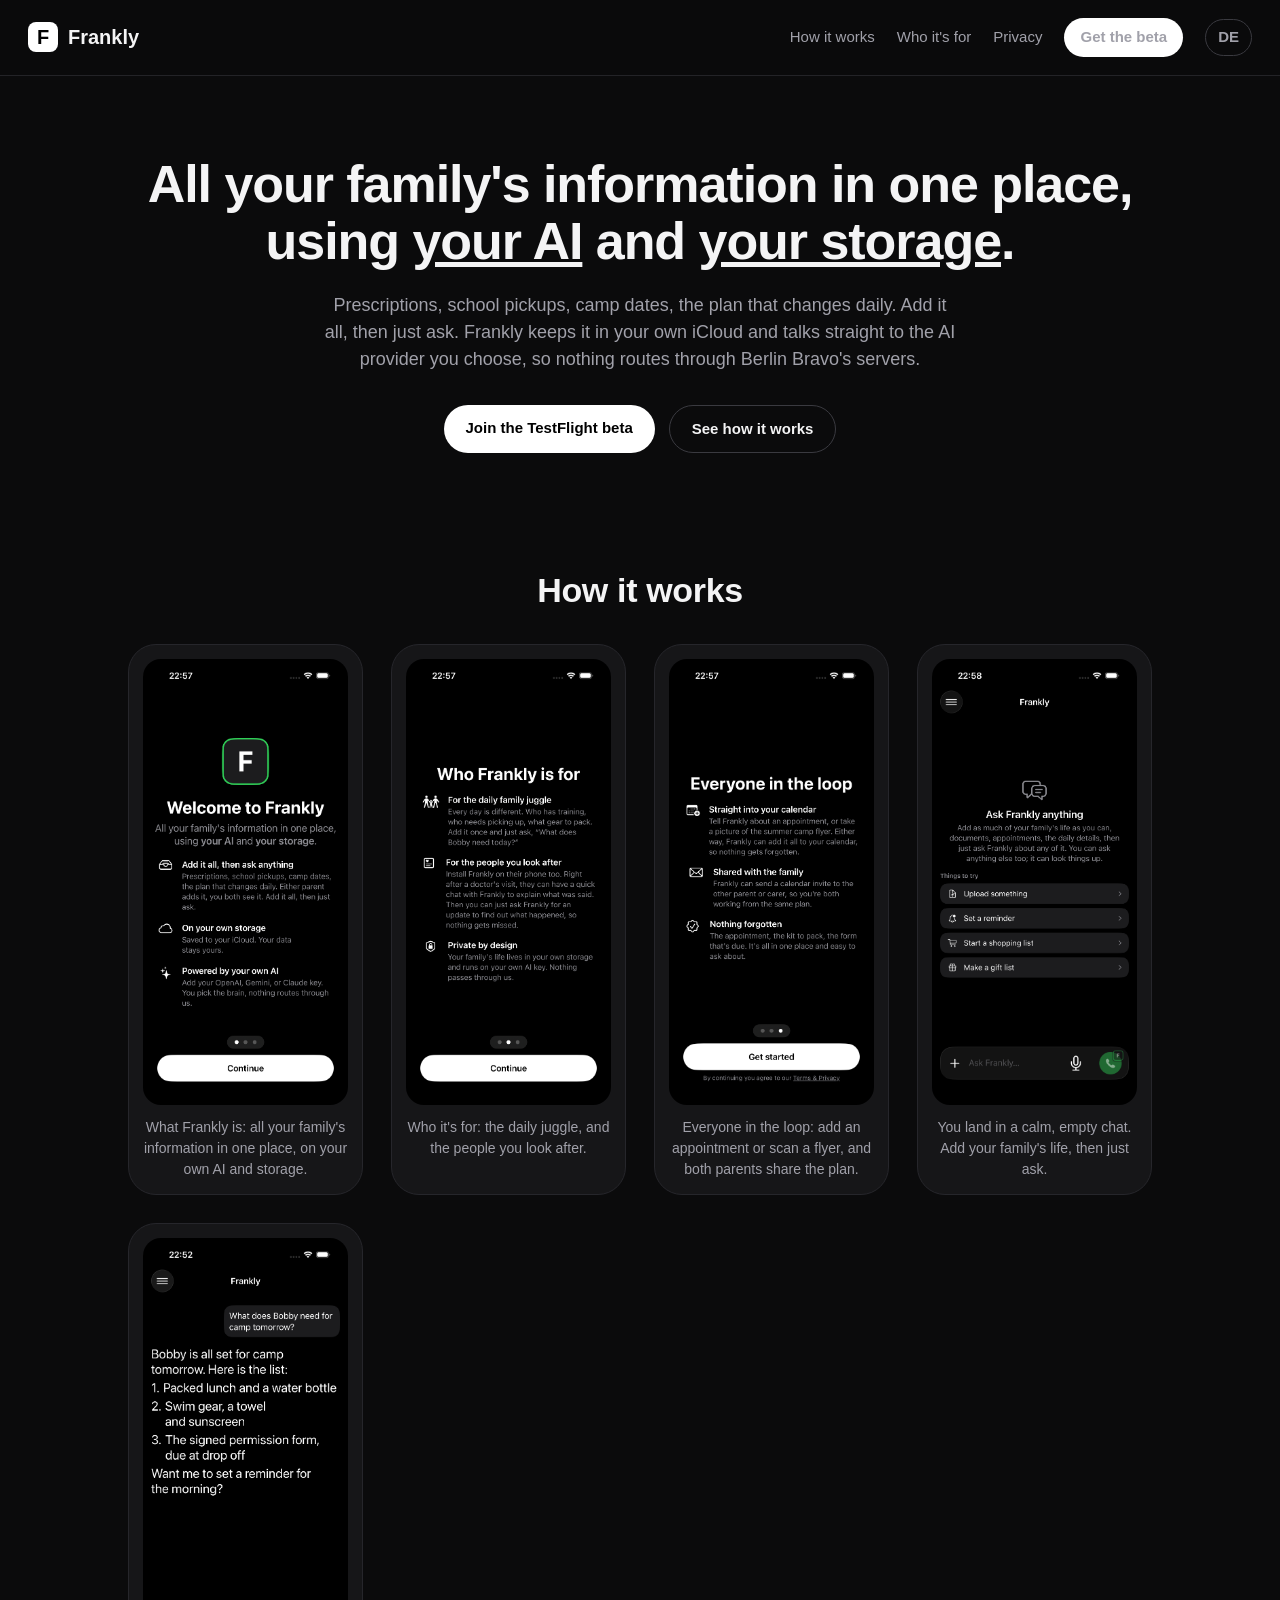
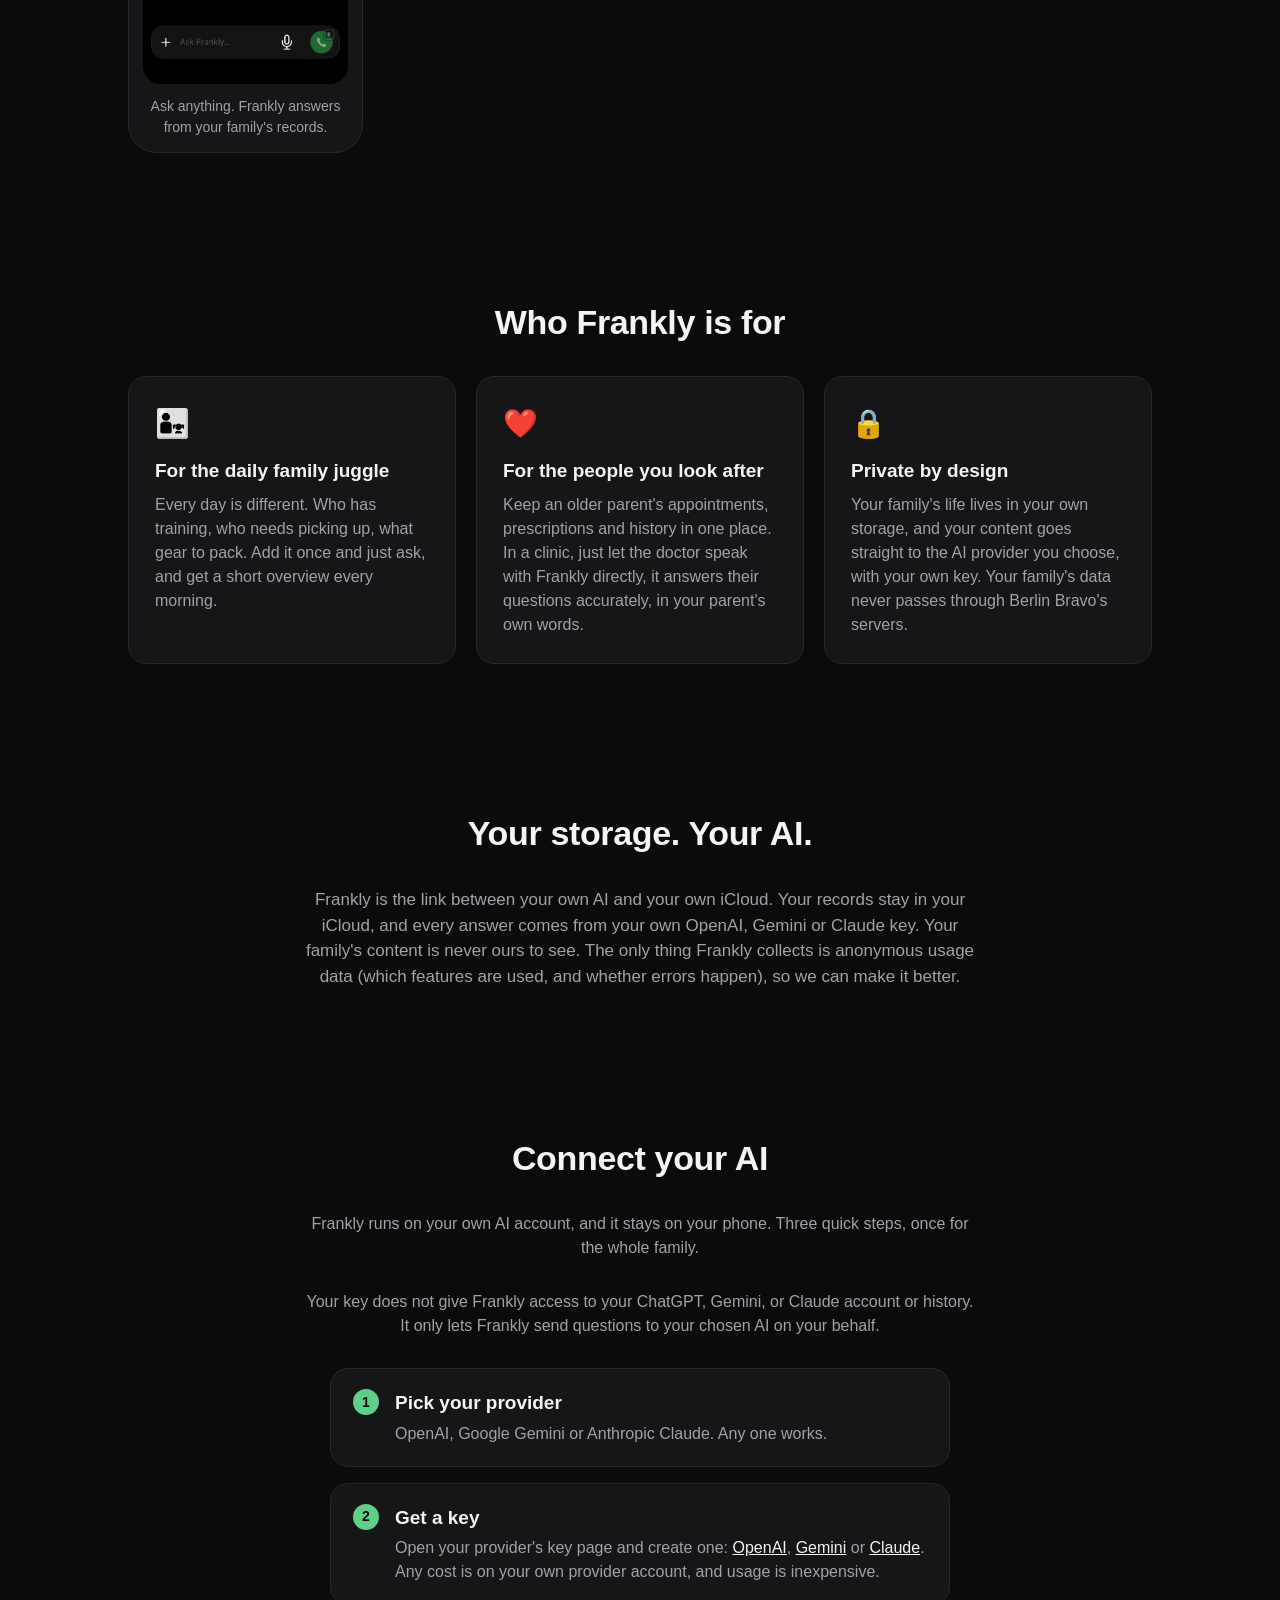
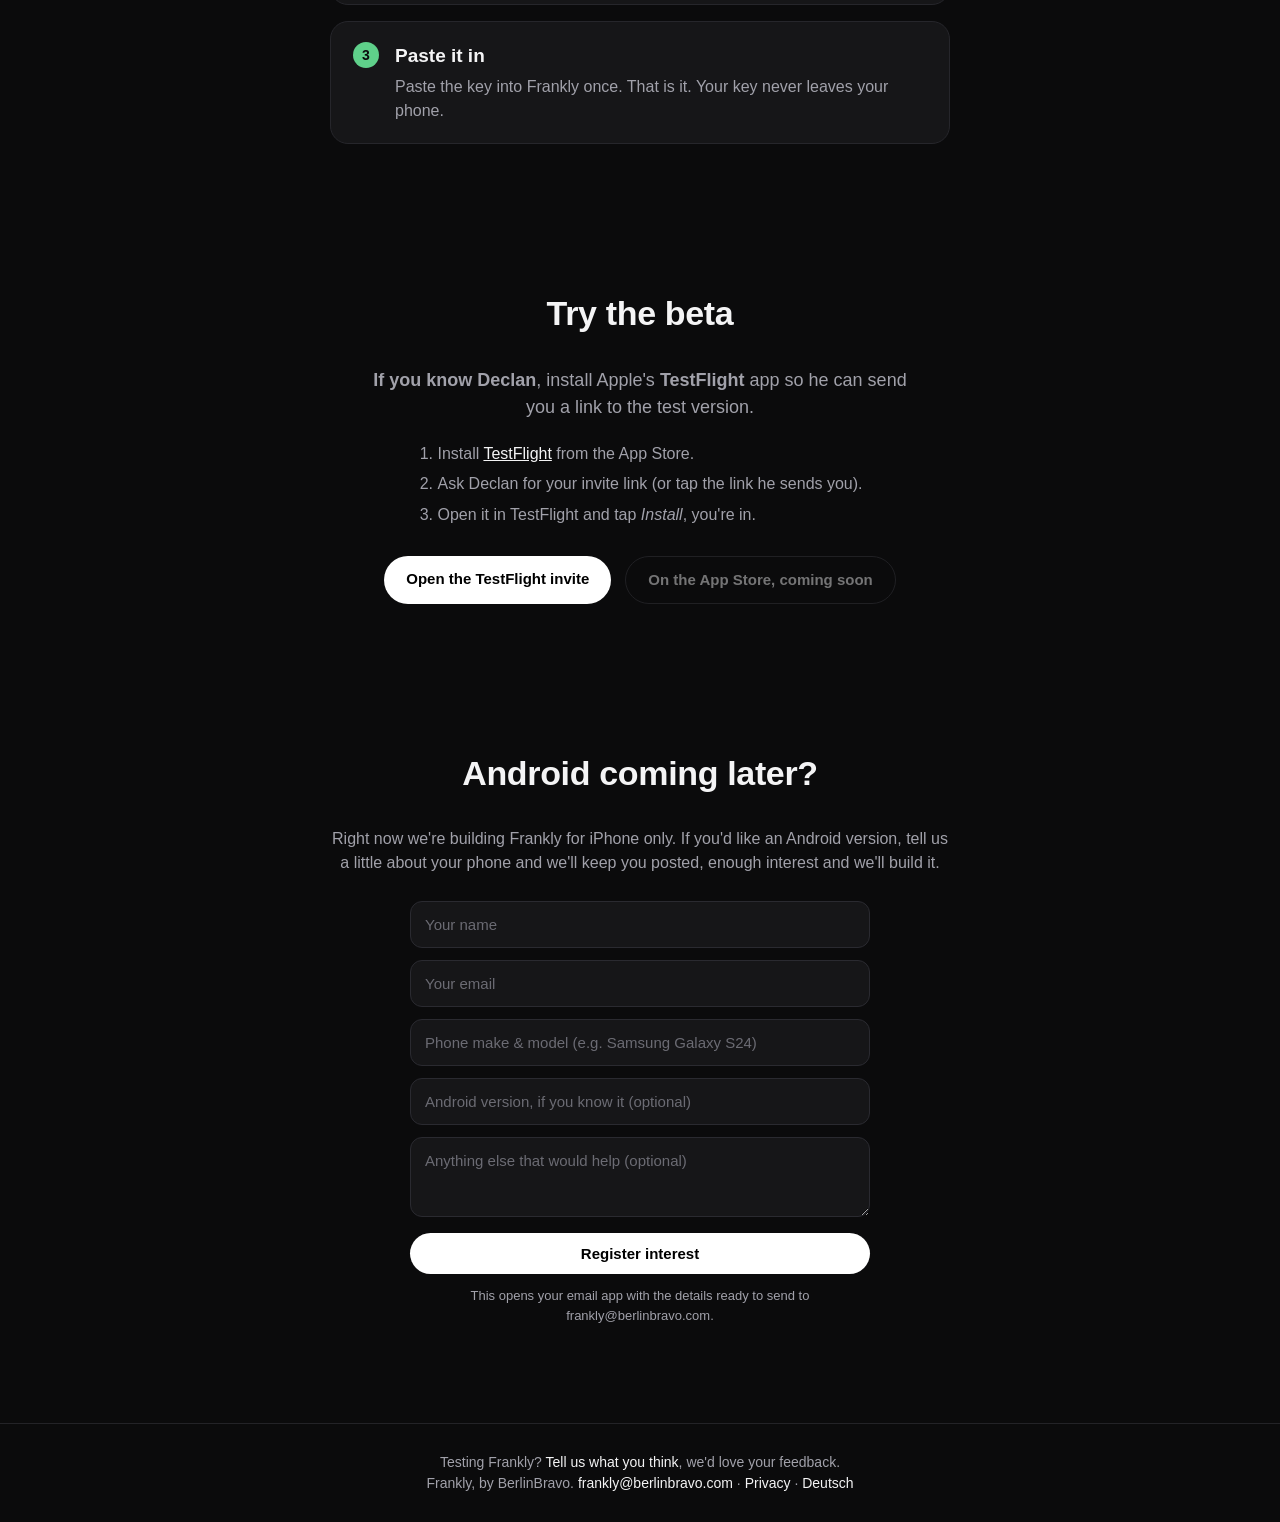
<file: index.html>
<!DOCTYPE html>
<html lang="en">
<head>
  <meta charset="UTF-8" />
  <meta name="viewport" content="width=device-width, initial-scale=1.0" />
  <title>Frankly, all your family's information in one place</title>
  <meta name="description" content="Frankly keeps your family's medical, school and everyday life in one place, on your own storage, powered by your own AI. Add it all, then just ask." />
  <!-- Social / link-preview cards (Open Graph + Twitter) -->
  <meta property="og:type" content="website" />
  <meta property="og:site_name" content="Frankly" />
  <meta property="og:locale" content="en_GB" />
  <meta property="og:locale:alternate" content="de_DE" />
  <meta property="og:url" content="https://frankly.berlinbravo.com/" />
  <meta property="og:title" content="Frankly, all your family's information in one place" />
  <meta property="og:description" content="Scan the flyer, the dates are in your calendar, and both of you see it. On your own iCloud, and your content goes straight to the AI provider you choose. Nothing routes through Berlin Bravo's servers." />
  <meta property="og:image" content="https://frankly.berlinbravo.com/screenshots/chat.png" />
  <meta property="og:image:alt" content="Chatting with Frankly about your family's plans" />
  <meta name="twitter:card" content="summary_large_image" />
  <meta name="twitter:title" content="Frankly, all your family's information in one place" />
  <meta name="twitter:description" content="Scan the flyer, the dates are in your calendar, and both of you see it. On your own iCloud, your own AI." />
  <meta name="twitter:image" content="https://frankly.berlinbravo.com/screenshots/chat.png" />
  <link rel="alternate" hreflang="en" href="https://frankly.berlinbravo.com/" />
  <link rel="alternate" hreflang="de" href="https://frankly.berlinbravo.com/de.html" />
  <link rel="stylesheet" href="styles.css" />
</head>
<body>
  <header class="nav">
    <div class="brand"><span class="logo">F</span> Frankly</div>
    <nav>
      <a href="#how">How it works</a>
      <a href="#who">Who it's for</a>
      <a href="#privacy">Privacy</a>
      <a class="btn btn-small" href="#get">Get the beta</a>
      <a class="lang" href="de.html">DE</a>
    </nav>
  </header>

  <section class="hero">
    <h1>All your family's information in one place,<br>using <u>your AI</u> and <u>your storage</u>.</h1>
    <p class="sub">Prescriptions, school pickups, camp dates, the plan that changes daily. Add it all, then just ask. Frankly keeps it in your own iCloud and talks straight to the AI provider you choose, so nothing routes through Berlin Bravo's servers.</p>
    <div class="cta">
      <a class="btn" href="#get">Join the TestFlight beta</a>
      <a class="btn btn-ghost" href="#how">See how it works</a>
    </div>
  </section>

  <!-- SCREENSHOTS: drop real PNGs into docs/screenshots/ with these names. -->
  <section class="shots" id="how">
    <h2>How it works</h2>
    <div class="shot-grid">
      <figure class="phone">
        <img src="screenshots/setup1.png" alt="Welcome to Frankly" onerror="this.parentNode.classList.add('placeholder')" />
        <figcaption>What Frankly is: all your family's information in one place, on your own AI and storage.</figcaption>
      </figure>
      <figure class="phone">
        <img src="screenshots/setup2.png" alt="Who Frankly is for" onerror="this.parentNode.classList.add('placeholder')" />
        <figcaption>Who it's for: the daily juggle, and the people you look after.</figcaption>
      </figure>
      <figure class="phone">
        <img src="screenshots/setup3.png" alt="Everyone in the loop" onerror="this.parentNode.classList.add('placeholder')" />
        <figcaption>Everyone in the loop: add an appointment or scan a flyer, and both parents share the plan.</figcaption>
      </figure>
      <figure class="phone">
        <img src="screenshots/chatblank.png" alt="Ask Frankly anything" onerror="this.parentNode.classList.add('placeholder')" />
        <figcaption>You land in a calm, empty chat. Add your family's life, then just ask.</figcaption>
      </figure>
      <figure class="phone">
        <img src="screenshots/chat.png" alt="Frankly answering about your family" onerror="this.parentNode.classList.add('placeholder')" />
        <figcaption>Ask anything. Frankly answers from your family's records.</figcaption>
      </figure>
    </div>
  </section>

  <section class="who" id="who">
    <h2>Who Frankly is for</h2>
    <div class="cards">
      <div class="card">
        <div class="ic">👨‍👧</div>
        <h3>For the daily family juggle</h3>
        <p>Every day is different. Who has training, who needs picking up, what gear to pack. Add it once and just ask, and get a short overview every morning.</p>
      </div>
      <div class="card">
        <div class="ic">❤️</div>
        <h3>For the people you look after</h3>
        <p>Keep an older parent's appointments, prescriptions and history in one place. In a clinic, just let the doctor speak with Frankly directly, it answers their questions accurately, in your parent's own words.</p>
      </div>
      <div class="card">
        <div class="ic">🔒</div>
        <h3>Private by design</h3>
        <p>Your family's life lives in your own storage, and your content goes straight to the AI provider you choose, with your own key. Your family's data never passes through Berlin Bravo's servers.</p>
      </div>
    </div>
  </section>

  <section class="privacy" id="privacy">
    <h2>Your storage. Your AI.</h2>
    <p>Frankly is the link between your own AI and your own iCloud. Your records stay in your iCloud, and every answer comes from your own OpenAI, Gemini or Claude key. Your family's content is never ours to see. The only thing Frankly collects is anonymous usage data (which features are used, and whether errors happen), so we can make it better.</p>
  </section>

  <section class="getkey" id="getkey">
    <h2>Connect your AI</h2>
    <p class="apology">Frankly runs on your own AI account, and it stays on your phone. Three quick steps, once for the whole family.</p>
    <p class="apology">Your key does not give Frankly access to your ChatGPT, Gemini, or Claude account or history. It only lets Frankly send questions to your chosen AI on your behalf.</p>
    <ol class="steps">
      <li class="step">
        <span class="badge">1</span>
        <div><h3>Pick your provider</h3><p>OpenAI, Google Gemini or Anthropic Claude. Any one works.</p></div>
      </li>
      <li class="step">
        <span class="badge">2</span>
        <div><h3>Get a key</h3><p>Open your provider's key page and create one: <a href="https://platform.openai.com/api-keys">OpenAI</a>, <a href="https://aistudio.google.com/app/apikey">Gemini</a> or <a href="https://console.anthropic.com/settings/keys">Claude</a>. Any cost is on your own provider account, and usage is inexpensive.</p></div>
      </li>
      <li class="step">
        <span class="badge">3</span>
        <div><h3>Paste it in</h3><p>Paste the key into Frankly once. That is it. Your key never leaves your phone.</p></div>
      </li>
    </ol>
  </section>

  <section class="get" id="get">
    <h2>Try the beta</h2>
    <p class="beta-note"><strong>If you know Declan</strong>, install Apple's <strong>TestFlight</strong> app so he can send you a link to the test version.</p>
    <ol class="beta-steps">
      <li>Install <a href="https://apps.apple.com/app/testflight/id899247664">TestFlight</a> from the App Store.</li>
      <li>Ask Declan for your invite link (or tap the link he sends you).</li>
      <li>Open it in TestFlight and tap <em>Install</em>, you're in.</li>
    </ol>
    <div class="cta">
      <!-- TODO: paste the TestFlight public link from App Store Connect here. -->
      <a class="btn" href="TESTFLIGHT_LINK_HERE">Open the TestFlight invite</a>
      <!-- App Store badge goes live once published. -->
      <a class="btn btn-ghost disabled" href="#" aria-disabled="true">On the App Store, coming soon</a>
    </div>
  </section>

  <section class="android" id="android">
    <h2>Android coming later?</h2>
    <p>Right now we're building Frankly for iPhone only. If you'd like an Android version, tell us a little about your phone and we'll keep you posted, enough interest and we'll build it.</p>
    <form class="interest" onsubmit="return sendAndroid(event)">
      <input id="aName" placeholder="Your name" required />
      <input id="aEmail" type="email" placeholder="Your email" required />
      <input id="aPhone" placeholder="Phone make &amp; model (e.g. Samsung Galaxy S24)" required />
      <input id="aAndroid" placeholder="Android version, if you know it (optional)" />
      <textarea id="aNotes" placeholder="Anything else that would help (optional)"></textarea>
      <button type="submit" class="btn">Register interest</button>
      <p class="formnote">This opens your email app with the details ready to send to frankly@berlinbravo.com.</p>
    </form>
  </section>

  <footer>
    <p>Testing Frankly? <a href="mailto:frankly@berlinbravo.com?subject=Frankly%20feedback">Tell us what you think</a>, we'd love your feedback.</p>
    <p>Frankly, by BerlinBravo. <a href="mailto:frankly@berlinbravo.com">frankly@berlinbravo.com</a> · <a href="privacy.html">Privacy</a> · <a href="de.html">Deutsch</a></p>
  </footer>

  <script>
    function sendAndroid(e) {
      e.preventDefault();
      var v = function (id) { return document.getElementById(id).value; };
      var body = "Name: " + v('aName') + "\nEmail: " + v('aEmail') +
        "\nPhone make & model: " + v('aPhone') +
        "\nAndroid version: " + v('aAndroid') +
        "\nNotes: " + v('aNotes');
      window.location.href = "mailto:frankly@berlinbravo.com?subject=" +
        encodeURIComponent("Frankly, Android interest") +
        "&body=" + encodeURIComponent(body);
      return false;
    }
  </script>
</body>
</html>
</file>
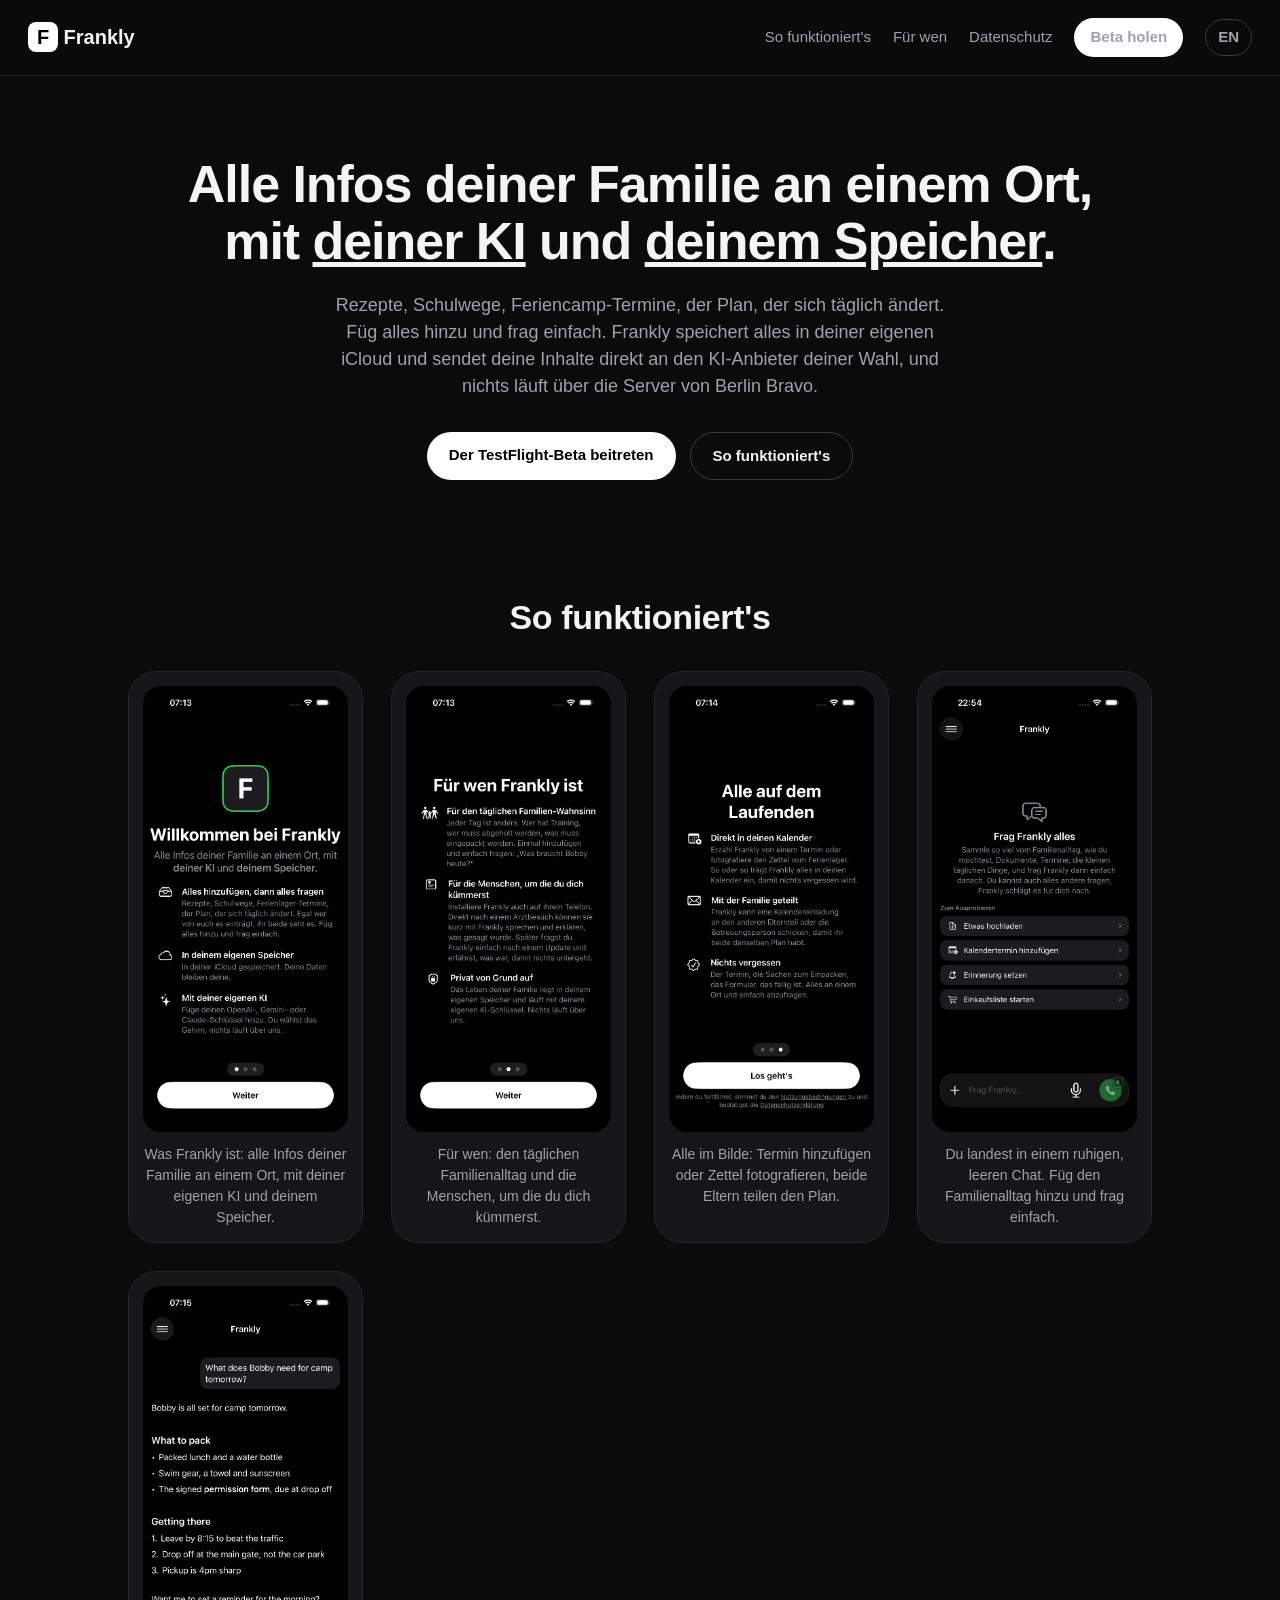
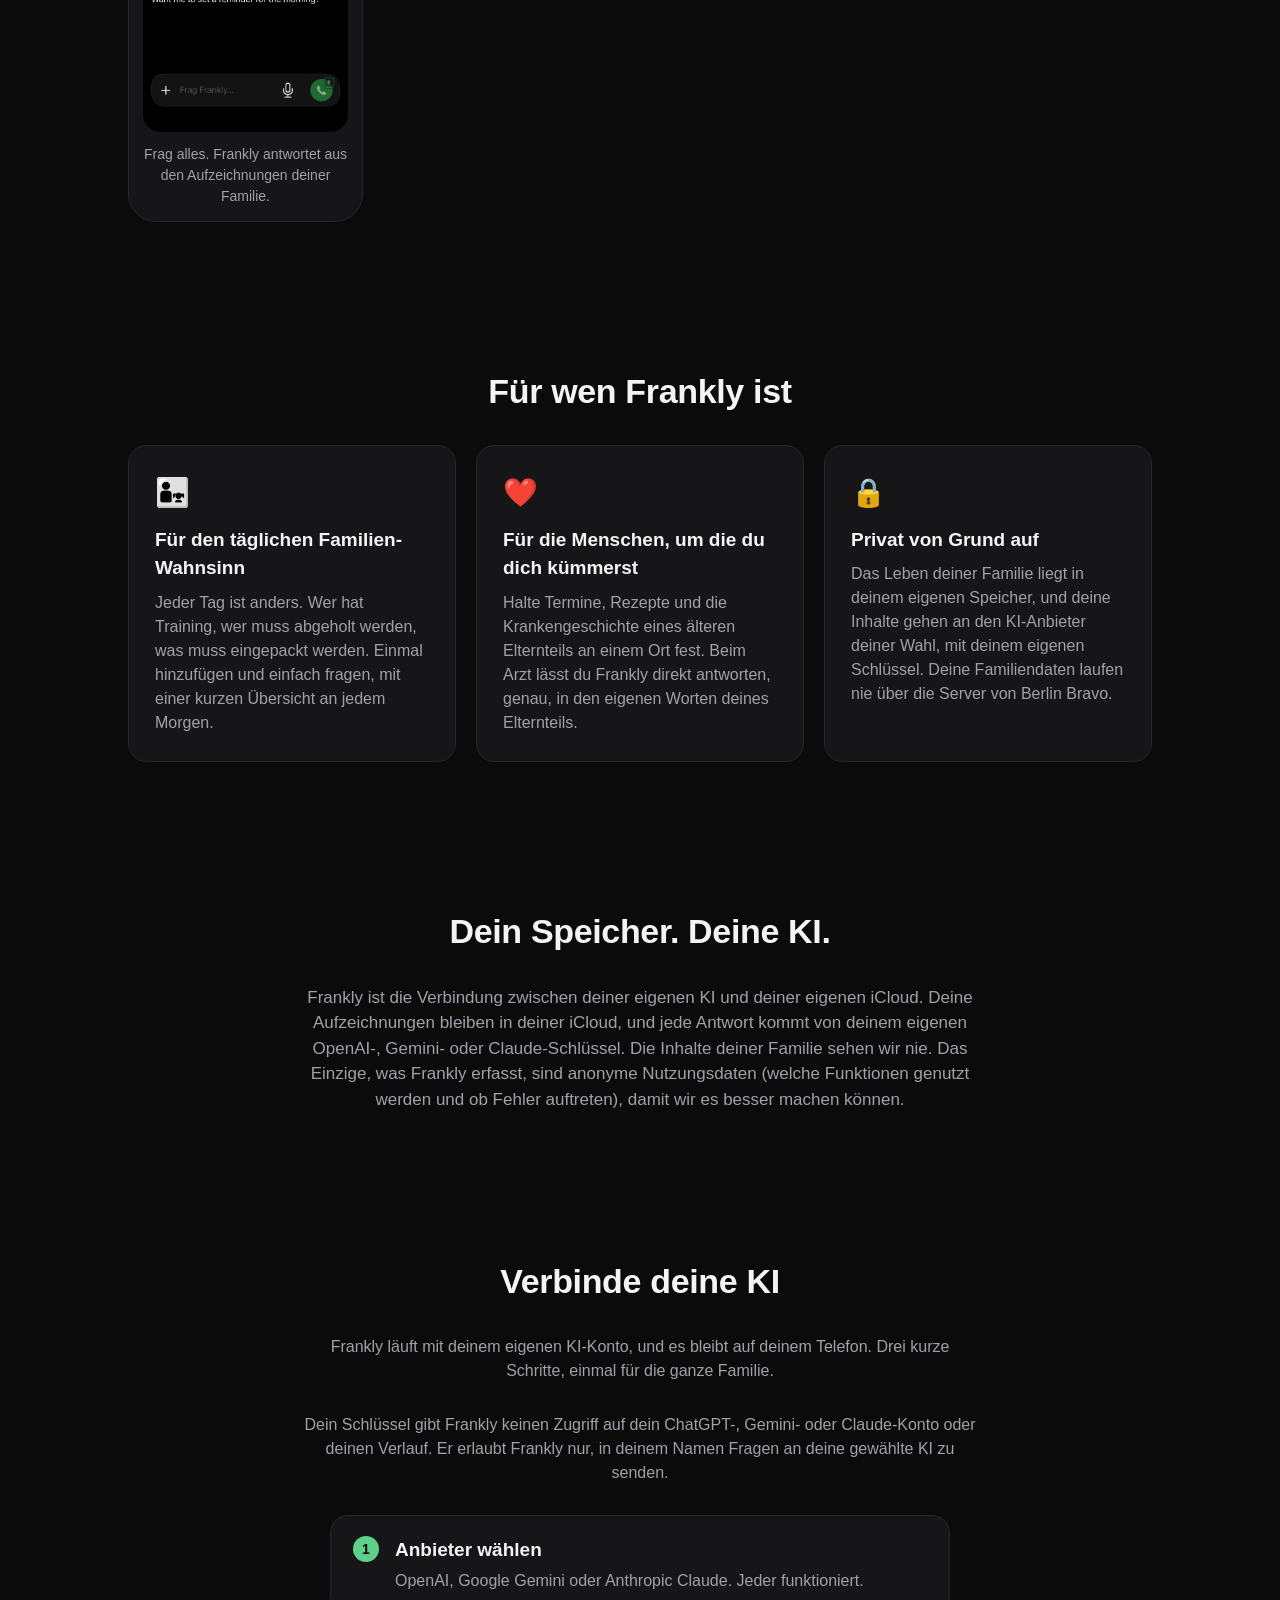
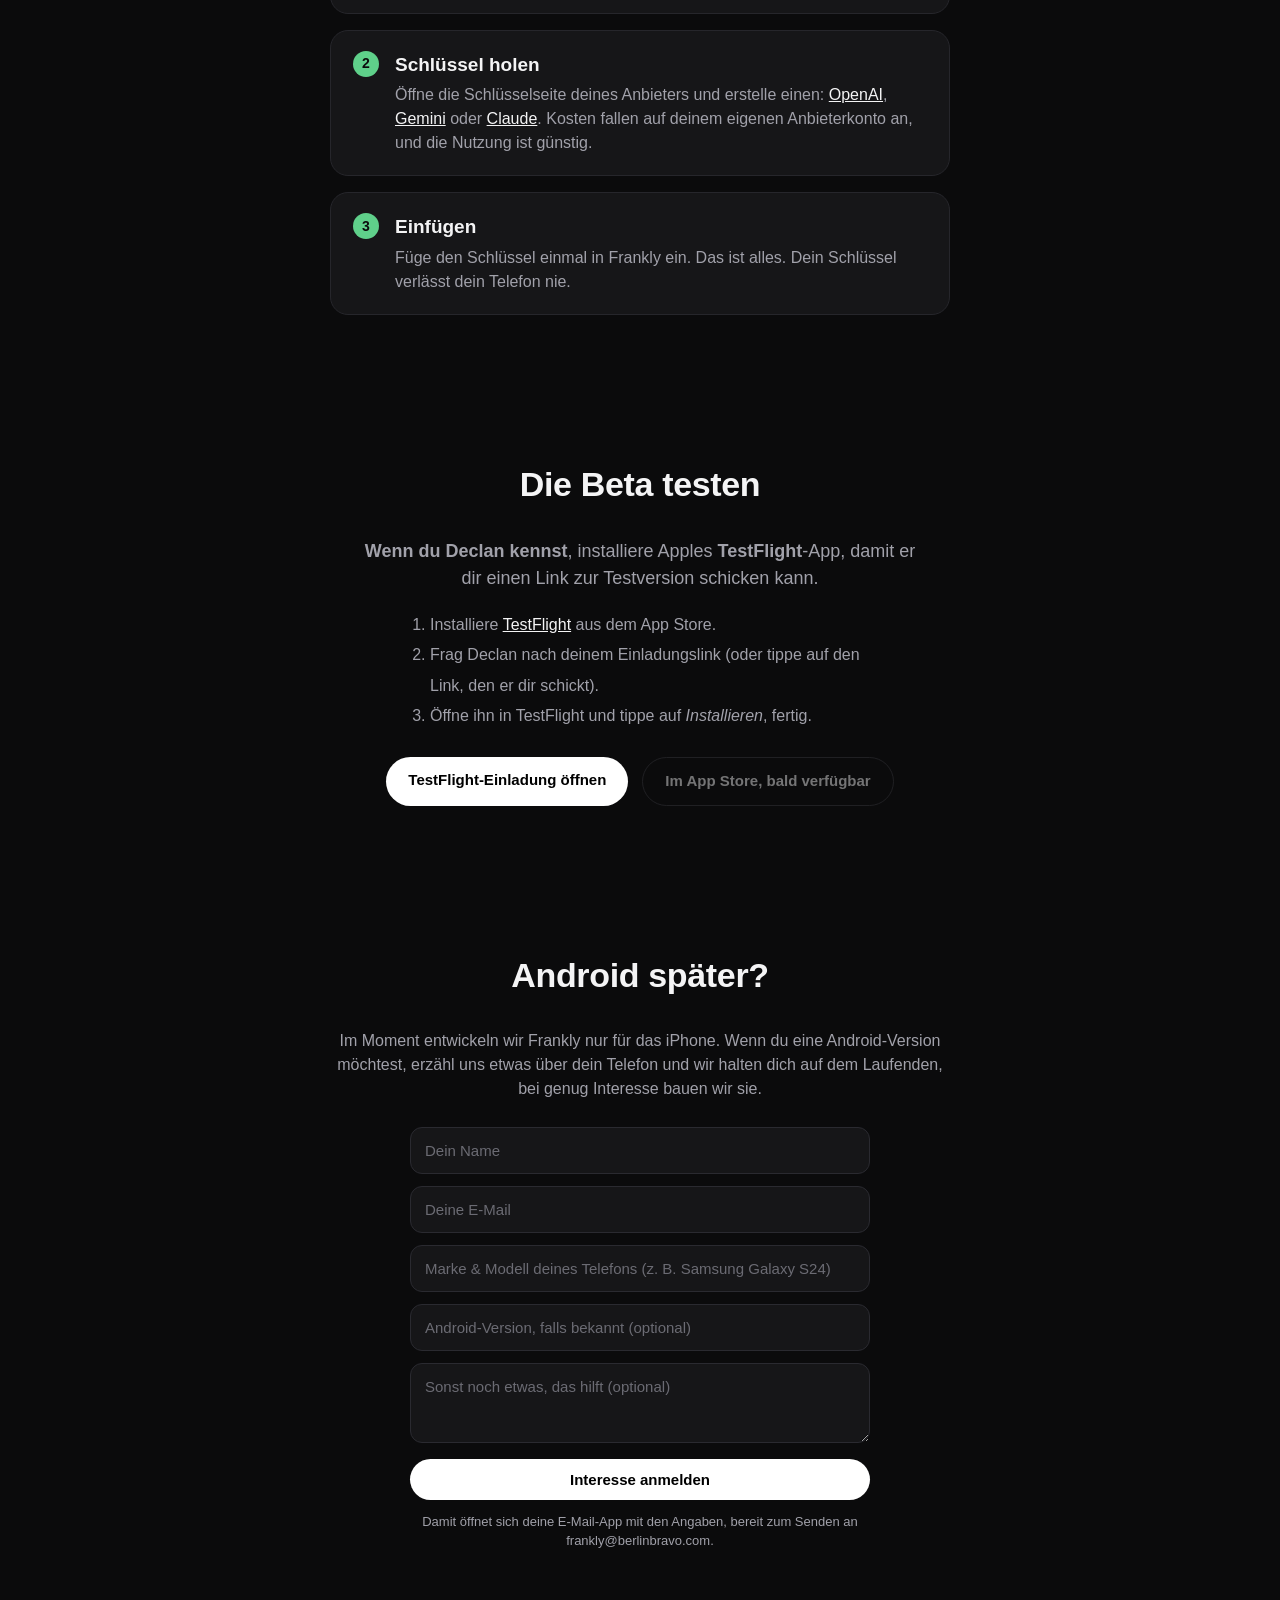
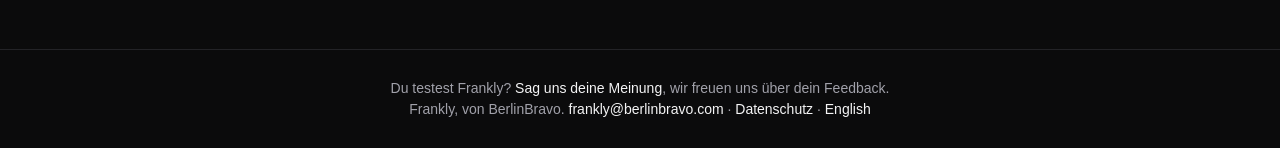
<file: de.html>
<!DOCTYPE html>
<html lang="de">
<head>
  <meta charset="UTF-8" />
  <meta name="viewport" content="width=device-width, initial-scale=1.0" />
  <title>Frankly, alle Infos deiner Familie an einem Ort</title>
  <meta name="description" content="Frankly bewahrt das medizinische, schulische und alltägliche Leben deiner Familie an einem Ort auf, in deinem eigenen Speicher, mit deiner eigenen KI. Füg alles hinzu und frag einfach." />
  <!-- Social / Link-Vorschau (Open Graph + Twitter) -->
  <meta property="og:type" content="website" />
  <meta property="og:site_name" content="Frankly" />
  <meta property="og:locale" content="de_DE" />
  <meta property="og:locale:alternate" content="en_GB" />
  <meta property="og:url" content="https://frankly.berlinbravo.com/de.html" />
  <meta property="og:title" content="Frankly, alle Infos deiner Familie an einem Ort" />
  <meta property="og:description" content="Foto vom Zettel, die Termine sind im Kalender, und ihr beide seht sie. In deiner eigenen iCloud. Deine Inhalte gehen direkt an den KI-Anbieter deiner Wahl. Nichts läuft über die Server von Berlin Bravo." />
  <meta property="og:image" content="https://frankly.berlinbravo.com/screenshots/chat-de.png" />
  <meta property="og:image:alt" content="Ein Gespräch mit Frankly über die Pläne deiner Familie" />
  <meta name="twitter:card" content="summary_large_image" />
  <meta name="twitter:title" content="Frankly, alle Infos deiner Familie an einem Ort" />
  <meta name="twitter:description" content="Foto vom Zettel, die Termine sind im Kalender, und ihr beide seht sie. In deiner eigenen iCloud, mit deiner eigenen KI." />
  <meta name="twitter:image" content="https://frankly.berlinbravo.com/screenshots/chat-de.png" />
  <link rel="alternate" hreflang="en" href="https://frankly.berlinbravo.com/" />
  <link rel="alternate" hreflang="de" href="https://frankly.berlinbravo.com/de.html" />
  <link rel="stylesheet" href="styles.css" />
</head>
<body>
  <header class="nav">
    <div class="brand"><a href="de.html"><span class="logo">F</span> Frankly</a></div>
    <nav>
      <a href="#how">So funktioniert's</a>
      <a href="#who">Für wen</a>
      <a href="#privacy">Datenschutz</a>
      <a class="btn btn-small" href="#get">Beta holen</a>
      <a class="lang" href="index.html">EN</a>
    </nav>
  </header>

  <section class="hero">
    <h1>Alle Infos deiner Familie an einem Ort,<br>mit <u>deiner KI</u> und <u>deinem Speicher</u>.</h1>
    <p class="sub">Rezepte, Schulwege, Feriencamp-Termine, der Plan, der sich täglich ändert. Füg alles hinzu und frag einfach. Frankly speichert alles in deiner eigenen iCloud und sendet deine Inhalte direkt an den KI-Anbieter deiner Wahl, und nichts läuft über die Server von Berlin Bravo.</p>
    <div class="cta">
      <a class="btn" href="#get">Der TestFlight-Beta beitreten</a>
      <a class="btn btn-ghost" href="#how">So funktioniert's</a>
    </div>
  </section>

  <section class="shots" id="how">
    <h2>So funktioniert's</h2>
    <div class="shot-grid">
      <figure class="phone">
        <img src="screenshots/setup1-de.png" alt="Willkommen bei Frankly" onerror="this.parentNode.classList.add('placeholder')" />
        <figcaption>Was Frankly ist: alle Infos deiner Familie an einem Ort, mit deiner eigenen KI und deinem Speicher.</figcaption>
      </figure>
      <figure class="phone">
        <img src="screenshots/setup2-de.png" alt="Für wen Frankly ist" onerror="this.parentNode.classList.add('placeholder')" />
        <figcaption>Für wen: den täglichen Familienalltag und die Menschen, um die du dich kümmerst.</figcaption>
      </figure>
      <figure class="phone">
        <img src="screenshots/setup3-de.png" alt="Alle im Bilde" onerror="this.parentNode.classList.add('placeholder')" />
        <figcaption>Alle im Bilde: Termin hinzufügen oder Zettel fotografieren, beide Eltern teilen den Plan.</figcaption>
      </figure>
      <figure class="phone">
        <img src="screenshots/chatblank-de.png" alt="Frag Frankly alles" onerror="this.parentNode.classList.add('placeholder')" />
        <figcaption>Du landest in einem ruhigen, leeren Chat. Füg den Familienalltag hinzu und frag einfach.</figcaption>
      </figure>
      <figure class="phone">
        <img src="screenshots/chat-de.png" alt="Frankly antwortet über deine Familie" onerror="this.parentNode.classList.add('placeholder')" />
        <figcaption>Frag alles. Frankly antwortet aus den Aufzeichnungen deiner Familie.</figcaption>
      </figure>
    </div>
  </section>

  <section class="who" id="who">
    <h2>Für wen Frankly ist</h2>
    <div class="cards">
      <div class="card">
        <div class="ic">👨‍👧</div>
        <h3>Für den täglichen Familien-Wahnsinn</h3>
        <p>Jeder Tag ist anders. Wer hat Training, wer muss abgeholt werden, was muss eingepackt werden. Einmal hinzufügen und einfach fragen, mit einer kurzen Übersicht an jedem Morgen.</p>
      </div>
      <div class="card">
        <div class="ic">❤️</div>
        <h3>Für die Menschen, um die du dich kümmerst</h3>
        <p>Halte Termine, Rezepte und die Krankengeschichte eines älteren Elternteils an einem Ort fest. Beim Arzt lässt du Frankly direkt antworten, genau, in den eigenen Worten deines Elternteils.</p>
      </div>
      <div class="card">
        <div class="ic">🔒</div>
        <h3>Privat von Grund auf</h3>
        <p>Das Leben deiner Familie liegt in deinem eigenen Speicher, und deine Inhalte gehen an den KI-Anbieter deiner Wahl, mit deinem eigenen Schlüssel. Deine Familiendaten laufen nie über die Server von Berlin Bravo.</p>
      </div>
    </div>
  </section>

  <section class="privacy" id="privacy">
    <h2>Dein Speicher. Deine KI.</h2>
    <p>Frankly ist die Verbindung zwischen deiner eigenen KI und deiner eigenen iCloud. Deine Aufzeichnungen bleiben in deiner iCloud, und jede Antwort kommt von deinem eigenen OpenAI-, Gemini- oder Claude-Schlüssel. Die Inhalte deiner Familie sehen wir nie. Das Einzige, was Frankly erfasst, sind anonyme Nutzungsdaten (welche Funktionen genutzt werden und ob Fehler auftreten), damit wir es besser machen können.</p>
  </section>

  <section class="getkey" id="getkey">
    <h2>Verbinde deine KI</h2>
    <p class="apology">Frankly läuft mit deinem eigenen KI-Konto, und es bleibt auf deinem Telefon. Drei kurze Schritte, einmal für die ganze Familie.</p>
    <p class="apology">Dein Schlüssel gibt Frankly keinen Zugriff auf dein ChatGPT-, Gemini- oder Claude-Konto oder deinen Verlauf. Er erlaubt Frankly nur, in deinem Namen Fragen an deine gewählte KI zu senden.</p>
    <ol class="steps">
      <li class="step">
        <span class="badge">1</span>
        <div><h3>Anbieter wählen</h3><p>OpenAI, Google Gemini oder Anthropic Claude. Jeder funktioniert.</p></div>
      </li>
      <li class="step">
        <span class="badge">2</span>
        <div><h3>Schlüssel holen</h3><p>Öffne die Schlüsselseite deines Anbieters und erstelle einen: <a href="https://platform.openai.com/api-keys">OpenAI</a>, <a href="https://aistudio.google.com/app/apikey">Gemini</a> oder <a href="https://console.anthropic.com/settings/keys">Claude</a>. Kosten fallen auf deinem eigenen Anbieterkonto an, und die Nutzung ist günstig.</p></div>
      </li>
      <li class="step">
        <span class="badge">3</span>
        <div><h3>Einfügen</h3><p>Füge den Schlüssel einmal in Frankly ein. Das ist alles. Dein Schlüssel verlässt dein Telefon nie.</p></div>
      </li>
    </ol>
  </section>

  <section class="get" id="get">
    <h2>Die Beta testen</h2>
    <p class="beta-note"><strong>Wenn du Declan kennst</strong>, installiere Apples <strong>TestFlight</strong>-App, damit er dir einen Link zur Testversion schicken kann.</p>
    <ol class="beta-steps">
      <li>Installiere <a href="https://apps.apple.com/app/testflight/id899247664">TestFlight</a> aus dem App Store.</li>
      <li>Frag Declan nach deinem Einladungslink (oder tippe auf den Link, den er dir schickt).</li>
      <li>Öffne ihn in TestFlight und tippe auf <em>Installieren</em>, fertig.</li>
    </ol>
    <div class="cta">
      <a class="btn" href="TESTFLIGHT_LINK_HERE">TestFlight-Einladung öffnen</a>
      <a class="btn btn-ghost disabled" href="#" aria-disabled="true">Im App Store, bald verfügbar</a>
    </div>
  </section>

  <section class="android" id="android">
    <h2>Android später?</h2>
    <p>Im Moment entwickeln wir Frankly nur für das iPhone. Wenn du eine Android-Version möchtest, erzähl uns etwas über dein Telefon und wir halten dich auf dem Laufenden, bei genug Interesse bauen wir sie.</p>
    <form class="interest" onsubmit="return sendAndroid(event)">
      <input id="aName" placeholder="Dein Name" required />
      <input id="aEmail" type="email" placeholder="Deine E-Mail" required />
      <input id="aPhone" placeholder="Marke &amp; Modell deines Telefons (z. B. Samsung Galaxy S24)" required />
      <input id="aAndroid" placeholder="Android-Version, falls bekannt (optional)" />
      <textarea id="aNotes" placeholder="Sonst noch etwas, das hilft (optional)"></textarea>
      <button type="submit" class="btn">Interesse anmelden</button>
      <p class="formnote">Damit öffnet sich deine E-Mail-App mit den Angaben, bereit zum Senden an frankly@berlinbravo.com.</p>
    </form>
  </section>

  <footer>
    <p>Du testest Frankly? <a href="mailto:frankly@berlinbravo.com?subject=Frankly%20Feedback">Sag uns deine Meinung</a>, wir freuen uns über dein Feedback.</p>
    <p>Frankly, von BerlinBravo. <a href="mailto:frankly@berlinbravo.com">frankly@berlinbravo.com</a> · <a href="privacy.html">Datenschutz</a> · <a href="index.html">English</a></p>
  </footer>

  <script>
    function sendAndroid(e) {
      e.preventDefault();
      var v = function (id) { return document.getElementById(id).value; };
      var body = "Name: " + v('aName') + "\nE-Mail: " + v('aEmail') +
        "\nMarke & Modell: " + v('aPhone') +
        "\nAndroid-Version: " + v('aAndroid') +
        "\nNotizen: " + v('aNotes');
      window.location.href = "mailto:frankly@berlinbravo.com?subject=" +
        encodeURIComponent("Frankly, Android-Interesse") +
        "&body=" + encodeURIComponent(body);
      return false;
    }
  </script>
</body>
</html>
</file>
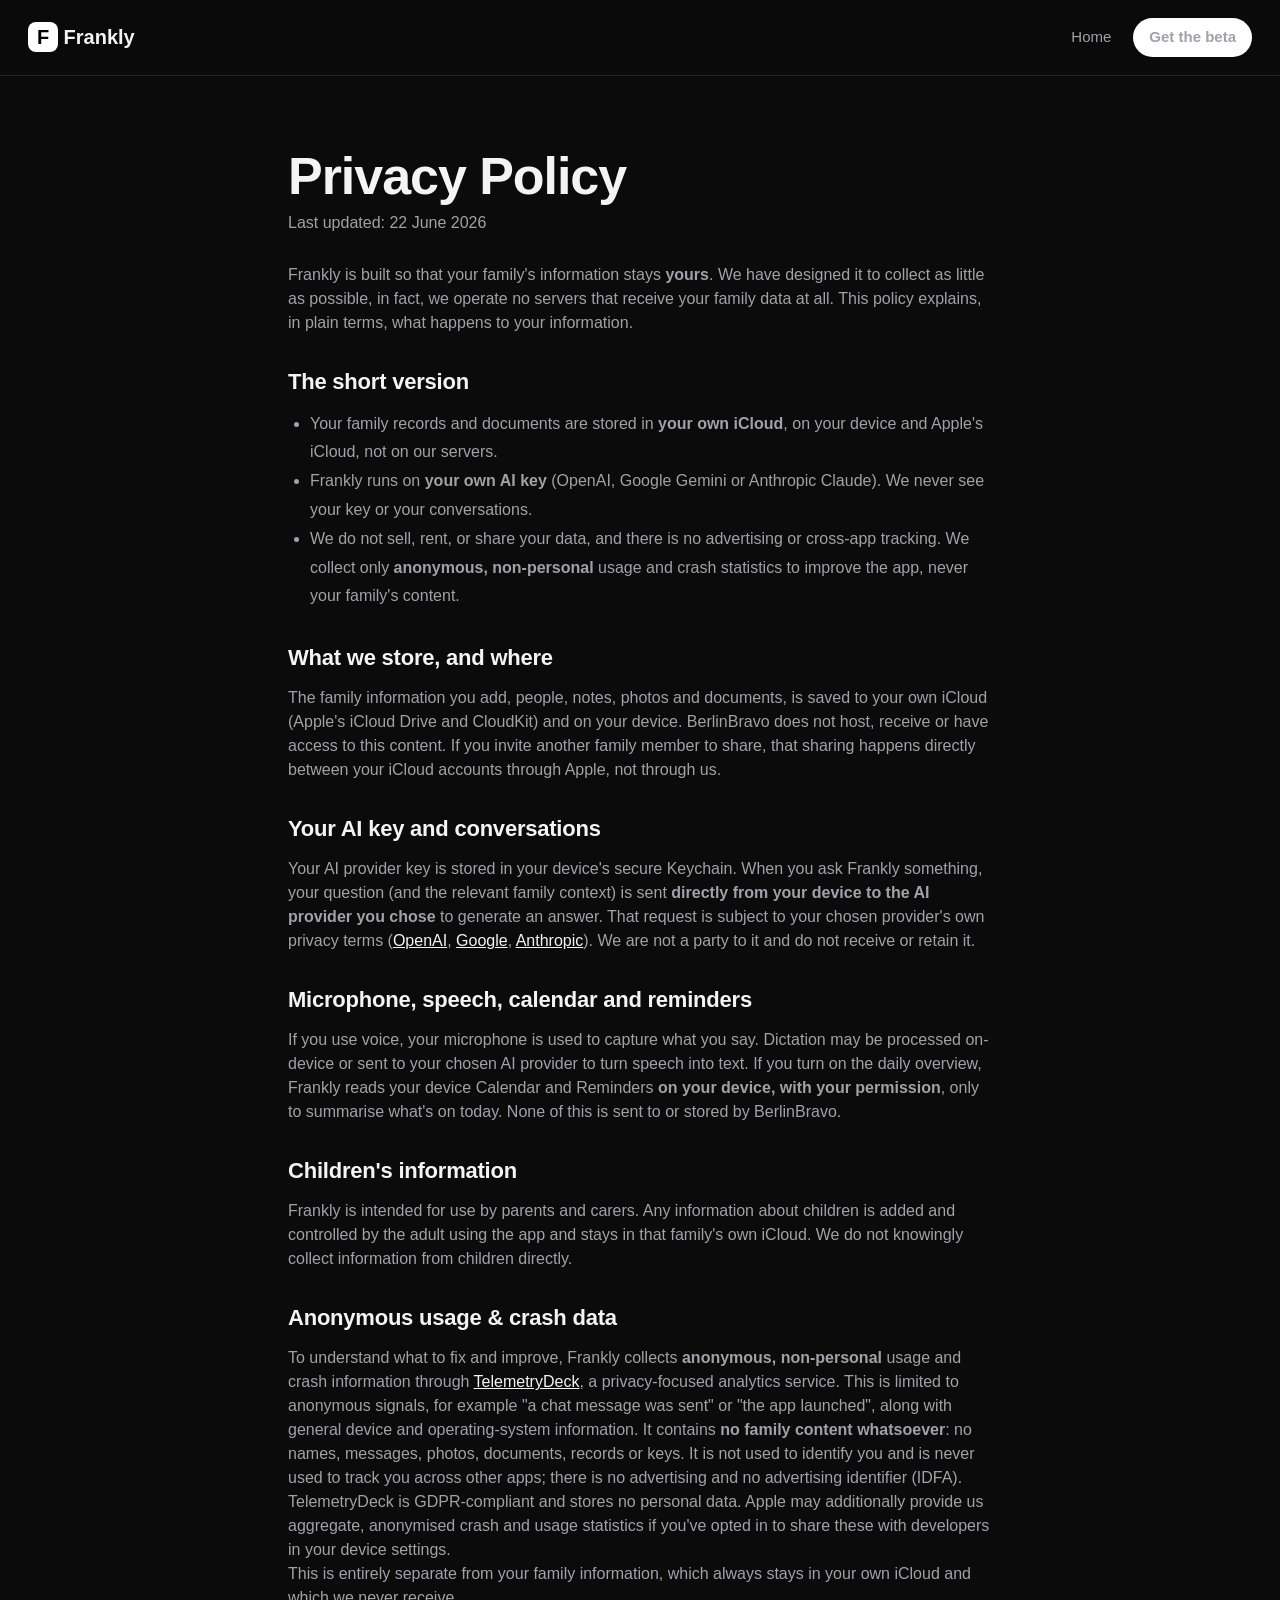
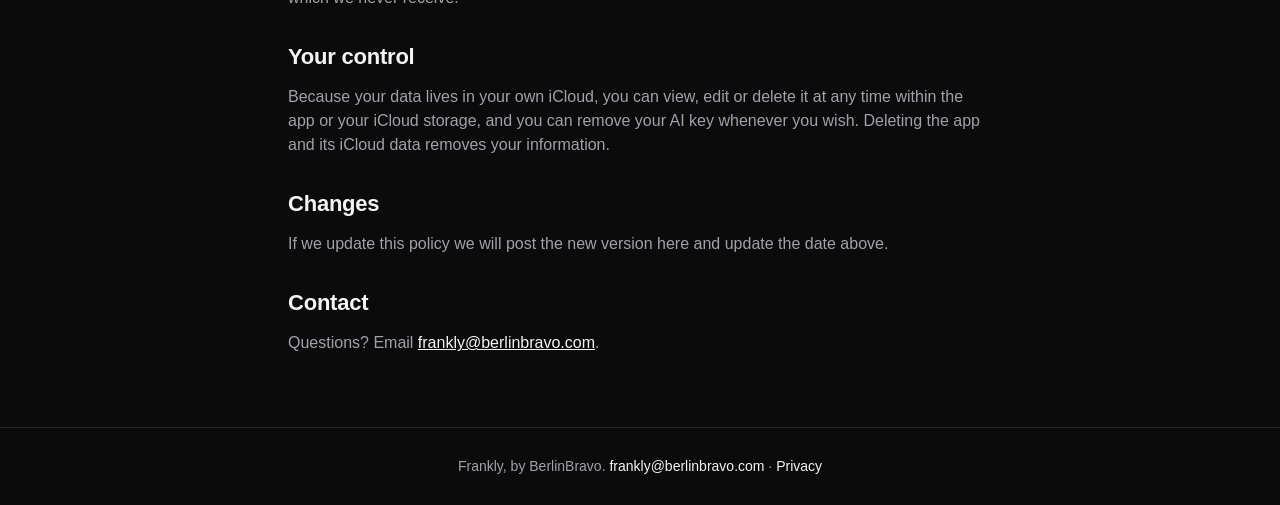
<file: privacy.html>
<!DOCTYPE html>
<html lang="en">
<head>
  <meta charset="UTF-8" />
  <meta name="viewport" content="width=device-width, initial-scale=1.0" />
  <title>Frankly, Privacy Policy</title>
  <meta name="description" content="How Frankly handles your data: it doesn't. Your records stay in your own iCloud and run on your own AI key." />
  <link rel="stylesheet" href="styles.css" />
</head>
<body>
  <header class="nav">
    <div class="brand"><a href="/"><span class="logo">F</span> Frankly</a></div>
    <nav>
      <a href="/">Home</a>
      <a class="btn btn-small" href="/#get">Get the beta</a>
    </nav>
  </header>

  <section class="legal">
    <h1>Privacy Policy</h1>
    <p class="updated">Last updated: 22 June 2026</p>

    <p>Frankly is built so that your family's information stays <strong>yours</strong>. We have designed it to collect as little as possible, in fact, we operate no servers that receive your family data at all. This policy explains, in plain terms, what happens to your information.</p>

    <h2>The short version</h2>
    <ul>
      <li>Your family records and documents are stored in <strong>your own iCloud</strong>, on your device and Apple's iCloud, not on our servers.</li>
      <li>Frankly runs on <strong>your own AI key</strong> (OpenAI, Google Gemini or Anthropic Claude). We never see your key or your conversations.</li>
      <li>We do not sell, rent, or share your data, and there is no advertising or cross-app tracking. We collect only <strong>anonymous, non-personal</strong> usage and crash statistics to improve the app, never your family's content.</li>
    </ul>

    <h2>What we store, and where</h2>
    <p>The family information you add, people, notes, photos and documents, is saved to your own iCloud (Apple's iCloud Drive and CloudKit) and on your device. BerlinBravo does not host, receive or have access to this content. If you invite another family member to share, that sharing happens directly between your iCloud accounts through Apple, not through us.</p>

    <h2>Your AI key and conversations</h2>
    <p>Your AI provider key is stored in your device's secure Keychain. When you ask Frankly something, your question (and the relevant family context) is sent <strong>directly from your device to the AI provider you chose</strong> to generate an answer. That request is subject to your chosen provider's own privacy terms (<a href="https://openai.com/policies/privacy-policy/">OpenAI</a>, <a href="https://policies.google.com/privacy">Google</a>, <a href="https://www.anthropic.com/legal/privacy">Anthropic</a>). We are not a party to it and do not receive or retain it.</p>

    <h2>Microphone, speech, calendar and reminders</h2>
    <p>If you use voice, your microphone is used to capture what you say. Dictation may be processed on-device or sent to your chosen AI provider to turn speech into text. If you turn on the daily overview, Frankly reads your device Calendar and Reminders <strong>on your device, with your permission</strong>, only to summarise what's on today. None of this is sent to or stored by BerlinBravo.</p>

    <h2>Children's information</h2>
    <p>Frankly is intended for use by parents and carers. Any information about children is added and controlled by the adult using the app and stays in that family's own iCloud. We do not knowingly collect information from children directly.</p>

    <h2>Anonymous usage &amp; crash data</h2>
    <p>To understand what to fix and improve, Frankly collects <strong>anonymous, non-personal</strong> usage and crash information through <a href="https://telemetrydeck.com/privacy/">TelemetryDeck</a>, a privacy-focused analytics service. This is limited to anonymous signals, for example "a chat message was sent" or "the app launched", along with general device and operating-system information. It contains <strong>no family content whatsoever</strong>: no names, messages, photos, documents, records or keys. It is not used to identify you and is never used to track you across other apps; there is no advertising and no advertising identifier (IDFA). TelemetryDeck is GDPR-compliant and stores no personal data. Apple may additionally provide us aggregate, anonymised crash and usage statistics if you've opted in to share these with developers in your device settings.</p>
    <p>This is entirely separate from your family information, which always stays in your own iCloud and which we never receive.</p>

    <h2>Your control</h2>
    <p>Because your data lives in your own iCloud, you can view, edit or delete it at any time within the app or your iCloud storage, and you can remove your AI key whenever you wish. Deleting the app and its iCloud data removes your information.</p>

    <h2>Changes</h2>
    <p>If we update this policy we will post the new version here and update the date above.</p>

    <h2>Contact</h2>
    <p>Questions? Email <a href="mailto:frankly@berlinbravo.com">frankly@berlinbravo.com</a>.</p>
  </section>

  <footer>
    <p>Frankly, by BerlinBravo. <a href="mailto:frankly@berlinbravo.com">frankly@berlinbravo.com</a> · <a href="/privacy.html">Privacy</a></p>
  </footer>
</body>
</html>
</file>
<file: styles.css>
:root {
  --bg: #0b0b0c;
  --panel: #161618;
  --panel2: #1f1f22;
  --text: #f4f4f5;
  --muted: #a1a1aa;
  --accent: #ffffff;
}

* { box-sizing: border-box; margin: 0; padding: 0; }

body {
  font-family: -apple-system, BlinkMacSystemFont, "Segoe UI", Roboto, Helvetica, Arial, sans-serif;
  background: var(--bg);
  color: var(--text);
  line-height: 1.5;
  -webkit-font-smoothing: antialiased;
}

a { color: inherit; text-decoration: none; }
u { text-decoration: underline; text-underline-offset: 3px; }

.nav {
  display: flex; align-items: center; justify-content: space-between;
  padding: 18px 28px; position: sticky; top: 0;
  background: rgba(11,11,12,0.8); backdrop-filter: blur(12px);
  border-bottom: 1px solid #232327; z-index: 10;
}
.brand { font-weight: 700; font-size: 20px; display: flex; align-items: center; gap: 10px; }
.logo {
  display: inline-flex; align-items: center; justify-content: center;
  width: 30px; height: 30px; border-radius: 8px;
  background: var(--accent); color: #000; font-weight: 800;
}
.nav nav { display: flex; align-items: center; gap: 22px; }
.nav nav a { color: var(--muted); font-size: 15px; }
.nav nav a:hover { color: var(--text); }

.btn {
  display: inline-block; background: var(--accent); color: #000;
  padding: 12px 22px; border-radius: 999px; font-weight: 600; font-size: 15px;
  white-space: nowrap;
  transition: transform .08s ease, opacity .15s ease;
}
.btn:hover { transform: translateY(-1px); }
.btn-small { padding: 8px 16px; font-size: 14px; }
.btn-ghost { background: transparent; color: var(--text); border: 1px solid #3a3a40; }
.btn.disabled { opacity: .45; pointer-events: none; }

section { padding: 72px 28px; max-width: 1080px; margin: 0 auto; }
h1 { font-size: clamp(30px, 6vw, 52px); line-height: 1.1; letter-spacing: -0.02em; }
h2 { font-size: clamp(24px, 4vw, 34px); margin-bottom: 28px; letter-spacing: -0.01em; }
.shots h2, .who h2, .getkey h2 { text-align: center; }
h3 { font-size: 19px; margin-bottom: 8px; }

.hero { text-align: center; padding-top: 80px; padding-bottom: 40px; }
.hero .sub { color: var(--muted); font-size: 18px; max-width: 640px; margin: 22px auto 32px; }
.cta { display: flex; gap: 14px; justify-content: center; flex-wrap: wrap; }

.shot-grid { display: grid; grid-template-columns: repeat(auto-fit, minmax(200px, 1fr)); gap: 28px; }
.phone {
  background: var(--panel); border: 1px solid #26262b; border-radius: 28px;
  padding: 14px; text-align: center;
}
.phone img { width: 100%; border-radius: 18px; display: block; }
.phone.placeholder img { display: none; }
.phone.placeholder {
  aspect-ratio: 9 / 19; display: flex; flex-direction: column;
  align-items: center; justify-content: flex-end;
  background: repeating-linear-gradient(135deg, #161618, #161618 12px, #19191c 12px, #19191c 24px);
}
.phone figcaption { color: var(--muted); font-size: 14px; margin-top: 12px; }

.cards { display: grid; grid-template-columns: repeat(auto-fit, minmax(260px, 1fr)); gap: 20px; }
.card { background: var(--panel); border: 1px solid #26262b; border-radius: 18px; padding: 26px; }
.card .ic { font-size: 28px; margin-bottom: 12px; }
.card p { color: var(--muted); }

.privacy { text-align: center; }
.privacy p { color: var(--muted); max-width: 680px; margin: 0 auto; font-size: 17px; }

.getkey .apology { color: var(--muted); max-width: 680px; margin: 0 auto 30px; text-align: center; }
.getkey .steps { list-style: none; max-width: 620px; margin: 0 auto; padding: 0; display: flex; flex-direction: column; gap: 16px; }
.getkey .step { display: flex; gap: 16px; align-items: flex-start; background: var(--panel); border: 1px solid #26262b; border-radius: 18px; padding: 20px 22px; text-align: left; }
.getkey .badge { flex: 0 0 auto; width: 26px; height: 26px; border-radius: 999px; background: #5fd08a; color: #0b0b0c; font-weight: 700; font-size: 14px; display: flex; align-items: center; justify-content: center; }
.getkey .step h3 { margin-bottom: 4px; }
.getkey .step p { color: var(--muted); }
.getkey .step a { color: var(--text); text-decoration: underline; }
.keys { display: grid; grid-template-columns: repeat(auto-fit, minmax(260px, 1fr)); gap: 20px; }
.keycard { background: var(--panel); border: 1px solid #26262b; border-radius: 18px; padding: 24px; }
.keycard h3 { display: flex; align-items: center; gap: 10px; margin-bottom: 12px; }
.keycard .free, .keycard .paid { font-size: 12px; font-weight: 700; padding: 2px 8px; border-radius: 999px; }
.keycard .free { color: #0b0b0c; background: #5fd08a; }
.keycard .paid { color: var(--muted); border: 1px solid #3a3a40; }
.keycard ol { color: var(--muted); padding-left: 20px; line-height: 1.8; margin-bottom: 14px; }
.keycard a { color: var(--text); text-decoration: underline; }
.ss { border: 1px solid #26262b; border-radius: 12px; padding: 8px; }
.ss img { width: 100%; border-radius: 8px; display: block; }
.ss.placeholder img { display: none; }
.ss.placeholder { aspect-ratio: 16 / 10; display: flex; align-items: flex-end; justify-content: center; background: repeating-linear-gradient(135deg, #161618, #161618 12px, #19191c 12px, #19191c 24px); }
.ss figcaption { color: var(--muted); font-size: 13px; text-align: center; margin-top: 8px; }

.get { text-align: center; }
.get p { color: var(--muted); margin-bottom: 18px; }
.beta-note { color: var(--text); font-size: 18px; max-width: 560px; margin: 0 auto 18px; }
.beta-steps { display: inline-block; text-align: left; color: var(--muted); max-width: 460px; margin: 0 auto 26px; padding-left: 20px; line-height: 1.9; }
.beta-steps a { color: var(--text); text-decoration: underline; }

.legal { max-width: 760px; }
.legal h1 { margin-bottom: 6px; }
.legal .updated { color: var(--muted); margin-bottom: 28px; }
.legal h2 { font-size: 22px; margin: 30px 0 12px; }
.legal p, .legal li { color: var(--muted); }
.legal ul { padding-left: 22px; line-height: 1.8; }
.legal a { color: var(--text); text-decoration: underline; }
.brand a { color: inherit; }

.lang { border: 1px solid #3a3a40; border-radius: 999px; padding: 6px 12px; font-size: 13px; font-weight: 700; color: var(--muted); }
.lang:hover { color: var(--text); }

.android { text-align: center; }
.android p { color: var(--muted); max-width: 620px; margin: 0 auto 26px; }
.interest { max-width: 460px; margin: 0 auto; display: flex; flex-direction: column; gap: 12px; text-align: left; }
.interest input, .interest textarea {
  background: var(--panel); border: 1px solid #2a2a30; border-radius: 12px;
  padding: 14px; color: var(--text); font-size: 15px; font-family: inherit;
}
.interest textarea { min-height: 80px; resize: vertical; }
.interest input::placeholder, .interest textarea::placeholder { color: #6b6b73; }
.interest .btn { border: none; cursor: pointer; margin-top: 4px; }
.formnote { color: var(--muted); font-size: 13px; text-align: center; margin-top: 6px; }

footer { border-top: 1px solid #232327; padding: 28px; text-align: center; color: var(--muted); font-size: 14px; }
footer a { color: var(--text); }

/* Mobile: keep the nav on one tidy row — hide the in-page anchor links (the page
   scrolls anyway), keep brand · Get the beta · language. */
@media (max-width: 640px) {
  .nav { padding: 14px 16px; }
  .nav nav { gap: 12px; }
  .nav nav a:not(.btn):not(.lang) { display: none; }
  .brand { font-size: 18px; }
  h1 { font-size: clamp(26px, 8vw, 40px); }
  section { padding: 56px 22px; }
}
</file>
